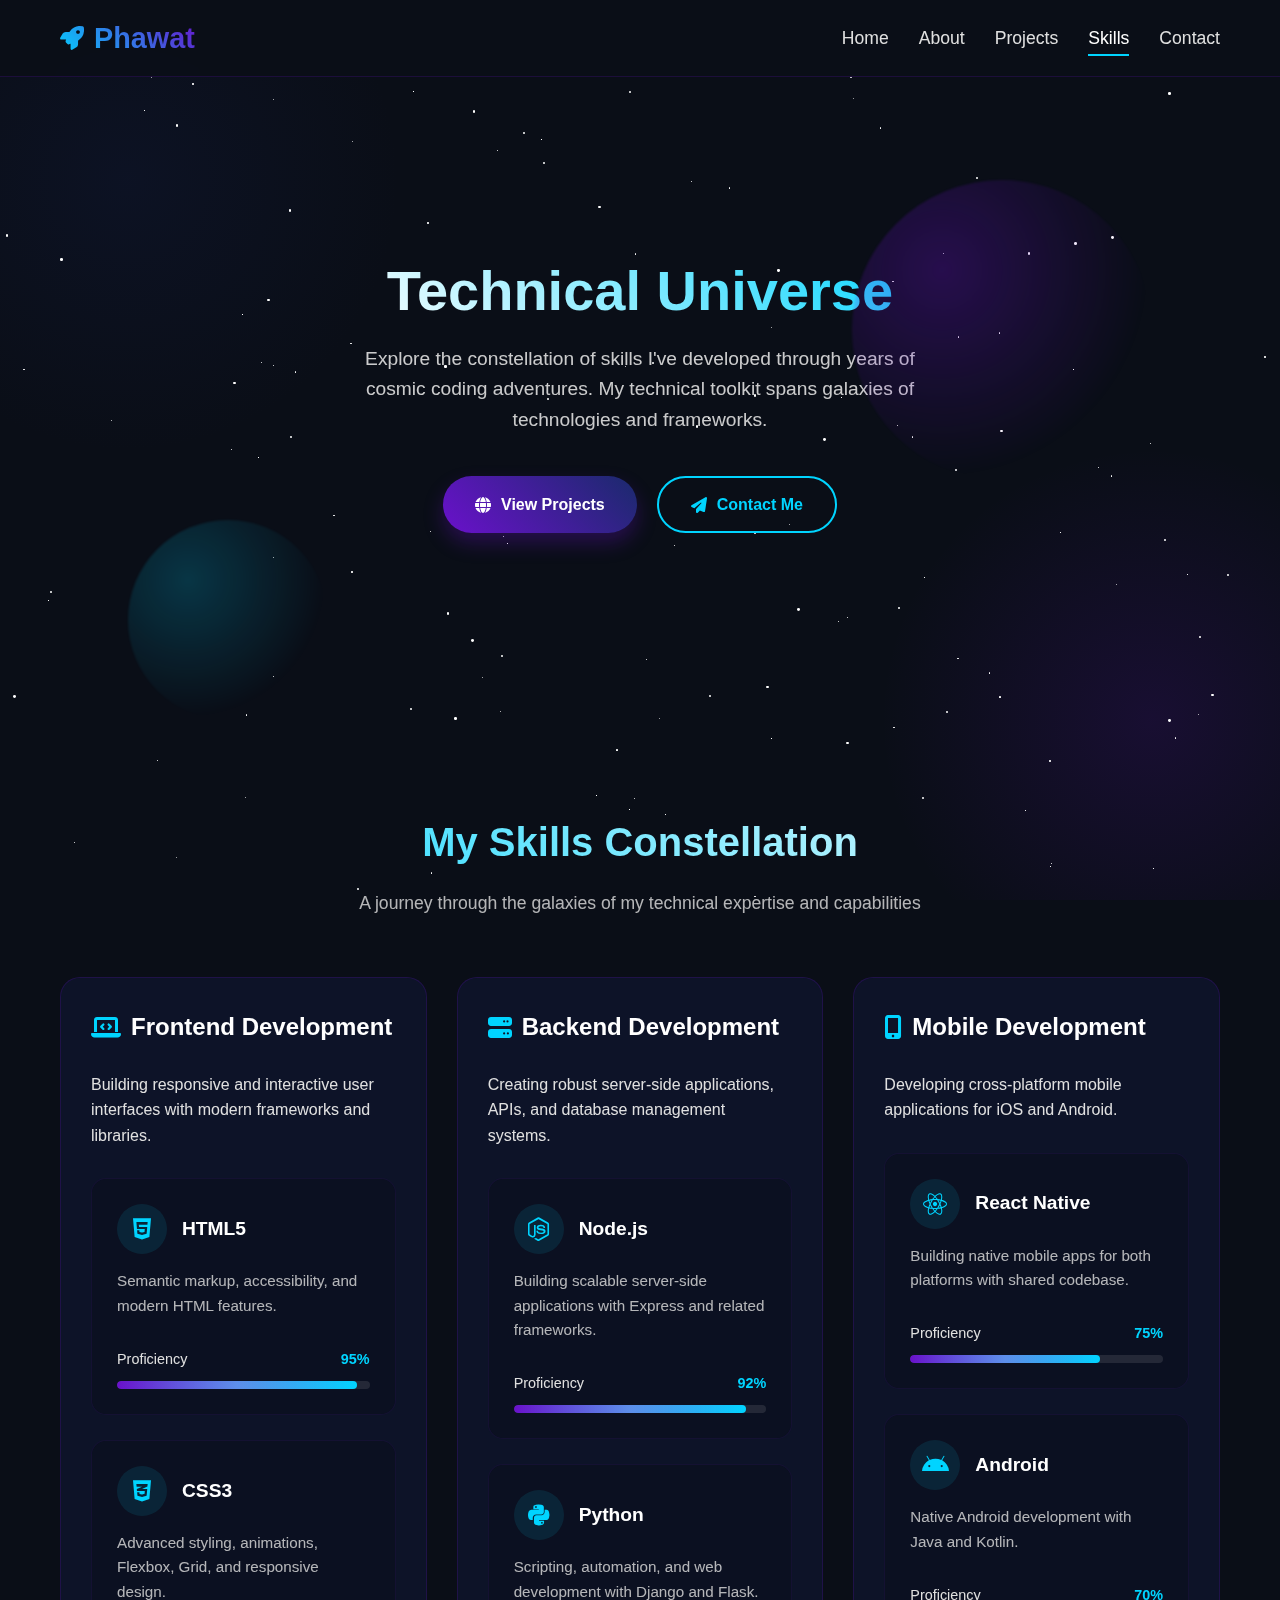
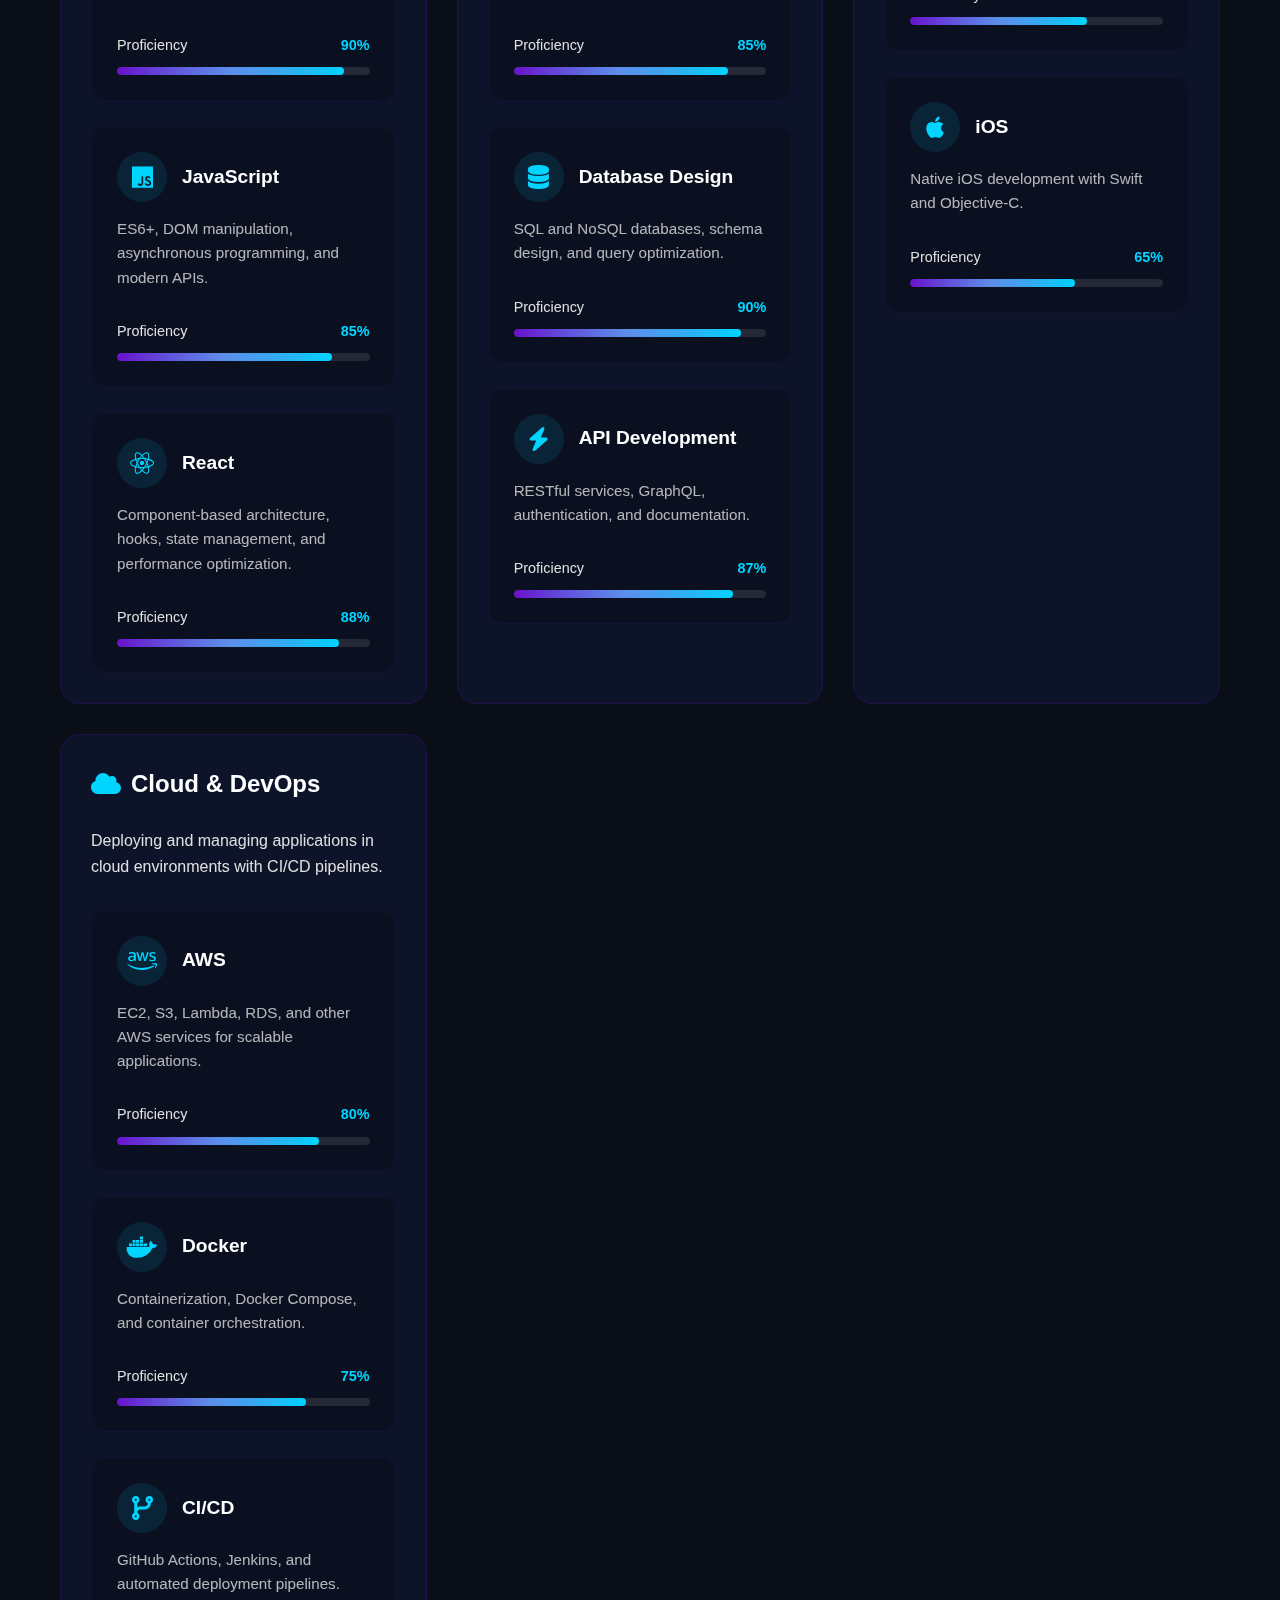
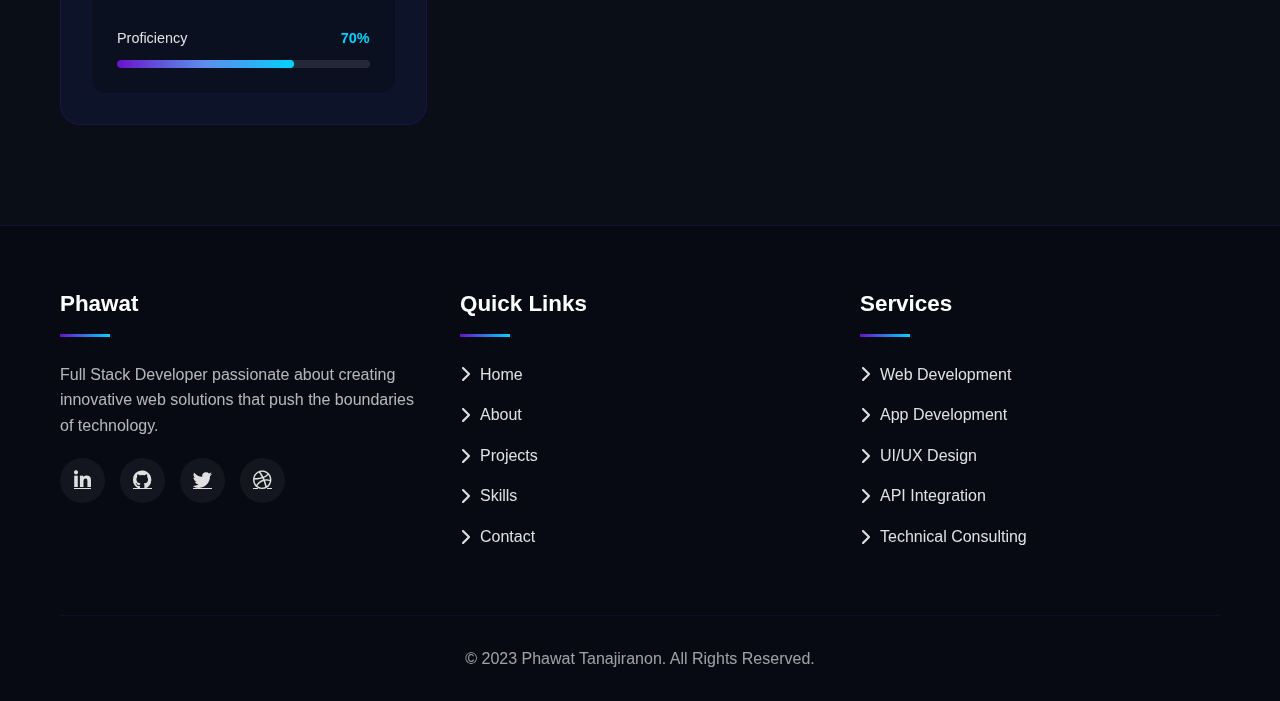
<file: skills.html>
<!DOCTYPE html>
<html lang="en">
<head>
  <meta charset="UTF-8">
  <meta name="viewport" content="width=device-width, initial-scale=1.0">
  <title>Phawat Tanajiranon | Cosmic Skills</title>
  <link rel="stylesheet" href="https://cdnjs.cloudflare.com/ajax/libs/font-awesome/6.4.0/css/all.min.css">
  <style>
    :root {
      --cosmic-dark: #0a0e17;
      --cosmic-darker: #070a12;
      --cosmic-blue: #1a2a6c;
      --cosmic-purple: #6a11cb;
      --cosmic-teal: #00d4ff;
      --cosmic-accent: #ffcc00;
      --text-light: #e0e0e0;
      --text-lighter: #ffffff;
      --transition: all 0.4s cubic-bezier(0.175, 0.885, 0.32, 1.275);
    }
    
    * {
      margin: 0;
      padding: 0;
      box-sizing: border-box;
      font-family: 'Segoe UI', Tahoma, Geneva, Verdana, sans-serif;
    }
    
    body {
      background: var(--cosmic-dark);
      color: var(--text-light);
      overflow-x: hidden;
      line-height: 1.6;
      background-image: 
        radial-gradient(circle at 10% 20%, rgba(26, 42, 108, 0.15) 0%, transparent 20%),
        radial-gradient(circle at 90% 80%, rgba(106, 17, 203, 0.15) 0%, transparent 20%);
      background-attachment: fixed;
      padding-top: 80px;
    }
    
    .stars {
      position: fixed;
      top: 0;
      left: 0;
      width: 100%;
      height: 100%;
      pointer-events: none;
      z-index: -1;
    }
    
    .star {
      position: absolute;
      background: white;
      border-radius: 50%;
      animation: twinkle var(--duration, 4s) infinite var(--delay, 0s);
    }
    
    @keyframes twinkle {
      0%, 100% { opacity: 0.2; }
      50% { opacity: 1; }
    }
    
    .container {
      max-width: 1200px;
      margin: 0 auto;
      padding: 0 20px;
    }
    
    /* Header & Navigation */
    header {
      padding: 15px 0;
      position: fixed;
      top: 0;
      left: 0;
      width: 100%;
      z-index: 1000;
      backdrop-filter: blur(10px);
      background: rgba(10, 14, 23, 0.9);
      border-bottom: 1px solid rgba(106, 17, 203, 0.2);
    }
    
    .header-content {
      display: flex;
      justify-content: space-between;
      align-items: center;
    }
    
    .logo {
      font-size: 1.8rem;
      font-weight: 700;
      background: linear-gradient(45deg, var(--cosmic-teal), var(--cosmic-purple));
      -webkit-background-clip: text;
      background-clip: text;
      color: transparent;
      display: flex;
      align-items: center;
      gap: 10px;
    }
    
    .logo i {
      font-size: 1.5rem;
    }
    
    nav ul {
      display: flex;
      list-style: none;
      gap: 30px;
    }
    
    nav a {
      color: var(--text-light);
      text-decoration: none;
      font-weight: 500;
      position: relative;
      padding: 8px 0;
      transition: var(--transition);
      font-size: 1.1rem;
    }
    
    nav a::after {
      content: '';
      position: absolute;
      bottom: 0;
      left: 0;
      width: 0;
      height: 2px;
      background: var(--cosmic-teal);
      transition: var(--transition);
    }
    
    nav a:hover, nav a.active {
      color: var(--text-lighter);
    }
    
    nav a:hover::after, nav a.active::after {
      width: 100%;
    }
    
    .mobile-toggle {
      display: none;
      background: none;
      border: none;
      color: var(--text-light);
      font-size: 1.5rem;
      cursor: pointer;
      z-index: 1001;
    }
    
    /* Hero Section */
    .hero {
      min-height: 70vh;
      display: flex;
      align-items: center;
      padding: 100px 0;
      position: relative;
      overflow: hidden;
      text-align: center;
    }
    
    .hero-content {
      max-width: 800px;
      z-index: 2;
      margin: 0 auto;
    }
    
    .hero h1 {
      font-size: 3.5rem;
      margin-bottom: 20px;
      line-height: 1.2;
      background: linear-gradient(45deg, var(--text-lighter), var(--cosmic-teal));
      -webkit-background-clip: text;
      background-clip: text;
      color: transparent;
    }
    
    .hero p {
      font-size: 1.2rem;
      margin-bottom: 40px;
      max-width: 600px;
      opacity: 0.9;
      margin-left: auto;
      margin-right: auto;
    }
    
    .hero-btns {
      display: flex;
      gap: 20px;
      flex-wrap: wrap;
      justify-content: center;
    }
    
    .btn {
      padding: 14px 32px;
      border-radius: 50px;
      font-weight: 600;
      text-decoration: none;
      transition: var(--transition);
      display: inline-flex;
      align-items: center;
      gap: 10px;
      border: none;
      cursor: pointer;
    }
    
    .btn-primary {
      background: linear-gradient(45deg, var(--cosmic-purple), var(--cosmic-blue));
      color: white;
      box-shadow: 0 10px 20px rgba(106, 17, 203, 0.3);
    }
    
    .btn-primary:hover {
      transform: translateY(-5px);
      box-shadow: 0 15px 30px rgba(106, 17, 203, 0.4);
    }
    
    .btn-outline {
      border: 2px solid var(--cosmic-teal);
      color: var(--cosmic-teal);
      background: transparent;
    }
    
    .btn-outline:hover {
      background: rgba(0, 212, 255, 0.1);
      transform: translateY(-5px);
    }
    
    /* Floating Planets */
    .planet {
      position: absolute;
      border-radius: 50%;
      filter: blur(1px);
      z-index: 1;
    }
    
    .planet-1 {
      width: 300px;
      height: 300px;
      background: radial-gradient(circle at 30% 30%, var(--cosmic-purple), transparent 70%);
      top: 20%;
      right: 10%;
      opacity: 0.3;
      animation: float 20s infinite linear;
    }
    
    .planet-2 {
      width: 200px;
      height: 200px;
      background: radial-gradient(circle at 30% 30%, var(--cosmic-teal), transparent 70%);
      bottom: 20%;
      left: 10%;
      opacity: 0.2;
      animation: float 25s infinite linear reverse;
    }
    
    @keyframes float {
      0% { transform: translate(0, 0) rotate(0deg); }
      25% { transform: translate(20px, -20px) rotate(90deg); }
      50% { transform: translate(0, -40px) rotate(180deg); }
      75% { transform: translate(-20px, -20px) rotate(270deg); }
      100% { transform: translate(0, 0) rotate(360deg); }
    }
    
    /* Sections */
    section {
      padding: 100px 0;
    }
    
    .section-header {
      text-align: center;
      margin-bottom: 60px;
    }
    
    .section-header h2 {
      font-size: 2.5rem;
      margin-bottom: 15px;
      background: linear-gradient(45deg, var(--cosmic-teal), var(--text-lighter));
      -webkit-background-clip: text;
      background-clip: text;
      color: transparent;
    }
    
    .section-header p {
      max-width: 700px;
      margin: 0 auto;
      opacity: 0.8;
      font-size: 1.1rem;
    }
    
    /* Skills Section */
    .skills-container {
      display: grid;
      grid-template-columns: repeat(auto-fit, minmax(300px, 1fr));
      gap: 30px;
    }
    
    .skill-category {
      background: rgba(26, 42, 108, 0.2);
      border-radius: 20px;
      padding: 30px;
      border: 1px solid rgba(106, 17, 203, 0.2);
      transition: var(--transition);
    }
    
    .skill-category:hover {
      transform: translateY(-10px);
      box-shadow: 0 15px 30px rgba(0, 0, 0, 0.3);
      border-color: rgba(0, 212, 255, 0.4);
    }
    
    .skill-category h3 {
      font-size: 1.5rem;
      margin-bottom: 25px;
      color: var(--text-lighter);
      display: flex;
      align-items: center;
      gap: 10px;
    }
    
    .skill-category h3 i {
      color: var(--cosmic-teal);
    }
    
    /* Skill Cards */
    .skill-grid {
      display: grid;
      grid-template-columns: repeat(auto-fill, minmax(280px, 1fr));
      gap: 25px;
      margin-top: 30px;
    }
    
    .skill-card {
      background: rgba(10, 14, 23, 0.4);
      border-radius: 15px;
      padding: 25px;
      border: 1px solid rgba(106, 17, 203, 0.1);
      transition: var(--transition);
      display: flex;
      flex-direction: column;
      gap: 15px;
    }
    
    .skill-card:hover {
      background: rgba(26, 42, 108, 0.3);
      transform: translateY(-5px);
      border-color: rgba(0, 212, 255, 0.3);
    }
    
    .skill-header {
      display: flex;
      align-items: center;
      gap: 15px;
    }
    
    .skill-icon {
      width: 50px;
      height: 50px;
      border-radius: 50%;
      background: rgba(0, 212, 255, 0.1);
      display: flex;
      align-items: center;
      justify-content: center;
      font-size: 1.5rem;
      color: var(--cosmic-teal);
    }
    
    .skill-title {
      font-size: 1.2rem;
      font-weight: 600;
      color: var(--text-lighter);
    }
    
    .skill-description {
      color: rgba(224, 224, 224, 0.8);
      font-size: 0.95rem;
      line-height: 1.6;
    }
    
    .skill-progress {
      margin-top: 15px;
    }
    
    .skill-info {
      display: flex;
      justify-content: space-between;
      margin-bottom: 10px;
    }
    
    .skill-name {
      font-weight: 500;
      font-size: 0.9rem;
    }
    
    .skill-percent {
      color: var(--cosmic-teal);
      font-weight: 600;
      font-size: 0.9rem;
    }
    
    .progress-bar {
      height: 8px;
      background: rgba(255, 255, 255, 0.1);
      border-radius: 10px;
      overflow: hidden;
      position: relative;
    }
    
    .progress-level {
      height: 100%;
      background: linear-gradient(90deg, var(--cosmic-purple), var(--cosmic-teal));
      border-radius: 10px;
      position: relative;
    }
    
    .progress-level::after {
      content: '';
      position: absolute;
      top: 0;
      left: 0;
      width: 100%;
      height: 100%;
      background: linear-gradient(90deg, transparent, rgba(255, 255, 255, 0.2), transparent);
      animation: shine 2s infinite;
    }
    
    @keyframes shine {
      0% { transform: translateX(-100%); }
      100% { transform: translateX(100%); }
    }
    
    /* Footer */
    footer {
      background: var(--cosmic-darker);
      padding: 60px 0 30px;
      border-top: 1px solid rgba(106, 17, 203, 0.2);
    }
    
    .footer-content {
      display: grid;
      grid-template-columns: repeat(auto-fit, minmax(250px, 1fr));
      gap: 40px;
      margin-bottom: 50px;
    }
    
    .footer-col h4 {
      font-size: 1.4rem;
      margin-bottom: 25px;
      color: var(--text-lighter);
      position: relative;
      padding-bottom: 15px;
    }
    
    .footer-col h4::after {
      content: '';
      position: absolute;
      bottom: 0;
      left: 0;
      width: 50px;
      height: 3px;
      background: linear-gradient(90deg, var(--cosmic-purple), var(--cosmic-teal));
    }
    
    .footer-col p {
      margin-bottom: 20px;
      opacity: 0.8;
    }
    
    .social-links {
      display: flex;
      gap: 15px;
    }
    
    .social-links a {
      width: 45px;
      height: 45px;
      border-radius: 50%;
      background: rgba(255, 255, 255, 0.05);
      display: flex;
      align-items: center;
      justify-content: center;
      font-size: 1.2rem;
      color: var(--text-light);
      transition: var(--transition);
    }
    
    .social-links a:hover {
      background: linear-gradient(45deg, var(--cosmic-purple), var(--cosmic-blue));
      color: white;
      transform: translateY(-5px);
    }
    
    .footer-links {
      list-style: none;
    }
    
    .footer-links li {
      margin-bottom: 15px;
    }
    
    .footer-links a {
      color: var(--text-light);
      text-decoration: none;
      transition: var(--transition);
      display: flex;
      align-items: center;
      gap: 10px;
    }
    
    .footer-links a:hover {
      color: var(--cosmic-teal);
      transform: translateX(5px);
    }
    
    .copyright {
      text-align: center;
      padding-top: 30px;
      border-top: 1px solid rgba(106, 17, 203, 0.2);
      opacity: 0.7;
    }
    
    /* Responsive */
    @media (max-width: 768px) {
      .mobile-toggle {
        display: block;
      }
      
      nav ul {
        position: fixed;
        top: 0;
        left: -100%;
        width: 80%;
        height: 100vh;
        background: var(--cosmic-darker);
        flex-direction: column;
        align-items: center;
        padding: 100px 20px 20px;
        gap: 25px;
        transition: var(--transition);
        box-shadow: 5px 0 15px rgba(0, 0, 0, 0.5);
      }
      
      nav ul.active {
        left: 0;
      }
      
      .hero h1 {
        font-size: 2.8rem;
      }
      
      .hero-btns {
        flex-direction: column;
      }
      
      .planet-1,
      .planet-2 {
        display: none;
      }
    }
    
    @media (max-width: 576px) {
      .hero h1 {
        font-size: 2.3rem;
      }
      
      .section-header h2 {
        font-size: 2rem;
      }
    }
  </style>
</head>
<body>
  <!-- Background Elements -->
  <div class="stars" id="stars"></div>
  <div class="planet planet-1"></div>
  <div class="planet planet-2"></div>
  
  <!-- Header -->
  <header>
    <div class="container">
      <div class="header-content">
        <div class="logo">
          <i class="fas fa-rocket"></i>
          <span>Phawat</span>
        </div>
        
        <button class="mobile-toggle" id="mobileToggle">
          <i class="fas fa-bars"></i>
        </button>
        
        <nav>
          <ul id="navMenu">
            <li><a href="index.html">Home</a></li>
            <li><a href="index.html#about">About</a></li>
            <li><a href="index.html#projects">Projects</a></li>
            <li><a href="#" class="active">Skills</a></li>
            <li><a href="contact.html">Contact</a></li>
          </ul>
        </nav>
      </div>
    </div>
  </header>
  
  <!-- Hero Section -->
  <section class="hero" id="home">
    <div class="container">
      <div class="hero-content">
        <h1>Technical Universe</h1>
        <p>Explore the constellation of skills I've developed through years of cosmic coding adventures. My technical toolkit spans galaxies of technologies and frameworks.</p>
        <div class="hero-btns">
          <a href="index.html#projects" class="btn btn-primary">
            <i class="fas fa-globe"></i> View Projects
          </a>
          <a href="index.html#contact" class="btn btn-outline">
            <i class="fas fa-paper-plane"></i> Contact Me
          </a>
        </div>
      </div>
    </div>
  </section>
  
  <!-- Skills Section -->
  <section id="skills">
    <div class="container">
      <div class="section-header">
        <h2>My Skills Constellation</h2>
        <p>A journey through the galaxies of my technical expertise and capabilities</p>
      </div>
      
      <div class="skills-container">
        <div class="skill-category">
          <h3><i class="fas fa-laptop-code"></i> Frontend Development</h3>
          <p>Building responsive and interactive user interfaces with modern frameworks and libraries.</p>
          
          <div class="skill-grid">
            <div class="skill-card">
              <div class="skill-header">
                <div class="skill-icon">
                  <i class="fab fa-html5"></i>
                </div>
                <div class="skill-title">HTML5</div>
              </div>
              <div class="skill-description">Semantic markup, accessibility, and modern HTML features.</div>
              <div class="skill-progress">
                <div class="skill-info">
                  <div class="skill-name">Proficiency</div>
                  <div class="skill-percent">95%</div>
                </div>
                <div class="progress-bar">
                  <div class="progress-level" style="width: 95%"></div>
                </div>
              </div>
            </div>
            
            <div class="skill-card">
              <div class="skill-header">
                <div class="skill-icon">
                  <i class="fab fa-css3-alt"></i>
                </div>
                <div class="skill-title">CSS3</div>
              </div>
              <div class="skill-description">Advanced styling, animations, Flexbox, Grid, and responsive design.</div>
              <div class="skill-progress">
                <div class="skill-info">
                  <div class="skill-name">Proficiency</div>
                  <div class="skill-percent">90%</div>
                </div>
                <div class="progress-bar">
                  <div class="progress-level" style="width: 90%"></div>
                </div>
              </div>
            </div>
            
            <div class="skill-card">
              <div class="skill-header">
                <div class="skill-icon">
                  <i class="fab fa-js"></i>
                </div>
                <div class="skill-title">JavaScript</div>
              </div>
              <div class="skill-description">ES6+, DOM manipulation, asynchronous programming, and modern APIs.</div>
              <div class="skill-progress">
                <div class="skill-info">
                  <div class="skill-name">Proficiency</div>
                  <div class="skill-percent">85%</div>
                </div>
                <div class="progress-bar">
                  <div class="progress-level" style="width: 85%"></div>
                </div>
              </div>
            </div>
            
            <div class="skill-card">
              <div class="skill-header">
                <div class="skill-icon">
                  <i class="fab fa-react"></i>
                </div>
                <div class="skill-title">React</div>
              </div>
              <div class="skill-description">Component-based architecture, hooks, state management, and performance optimization.</div>
              <div class="skill-progress">
                <div class="skill-info">
                  <div class="skill-name">Proficiency</div>
                  <div class="skill-percent">88%</div>
                </div>
                <div class="progress-bar">
                  <div class="progress-level" style="width: 88%"></div>
                </div>
              </div>
            </div>
          </div>
        </div>
        
        <div class="skill-category">
          <h3><i class="fas fa-server"></i> Backend Development</h3>
          <p>Creating robust server-side applications, APIs, and database management systems.</p>
          
          <div class="skill-grid">
            <div class="skill-card">
              <div class="skill-header">
                <div class="skill-icon">
                  <i class="fab fa-node-js"></i>
                </div>
                <div class="skill-title">Node.js</div>
              </div>
              <div class="skill-description">Building scalable server-side applications with Express and related frameworks.</div>
              <div class="skill-progress">
                <div class="skill-info">
                  <div class="skill-name">Proficiency</div>
                  <div class="skill-percent">92%</div>
                </div>
                <div class="progress-bar">
                  <div class="progress-level" style="width: 92%"></div>
                </div>
              </div>
            </div>
            
            <div class="skill-card">
              <div class="skill-header">
                <div class="skill-icon">
                  <i class="fab fa-python"></i>
                </div>
                <div class="skill-title">Python</div>
              </div>
              <div class="skill-description">Scripting, automation, and web development with Django and Flask.</div>
              <div class="skill-progress">
                <div class="skill-info">
                  <div class="skill-name">Proficiency</div>
                  <div class="skill-percent">85%</div>
                </div>
                <div class="progress-bar">
                  <div class="progress-level" style="width: 85%"></div>
                </div>
              </div>
            </div>
            
            <div class="skill-card">
              <div class="skill-header">
                <div class="skill-icon">
                  <i class="fas fa-database"></i>
                </div>
                <div class="skill-title">Database Design</div>
              </div>
              <div class="skill-description">SQL and NoSQL databases, schema design, and query optimization.</div>
              <div class="skill-progress">
                <div class="skill-info">
                  <div class="skill-name">Proficiency</div>
                  <div class="skill-percent">90%</div>
                </div>
                <div class="progress-bar">
                  <div class="progress-level" style="width: 90%"></div>
                </div>
              </div>
            </div>
            
            <div class="skill-card">
              <div class="skill-header">
                <div class="skill-icon">
                  <i class="fas fa-bolt"></i>
                </div>
                <div class="skill-title">API Development</div>
              </div>
              <div class="skill-description">RESTful services, GraphQL, authentication, and documentation.</div>
              <div class="skill-progress">
                <div class="skill-info">
                  <div class="skill-name">Proficiency</div>
                  <div class="skill-percent">87%</div>
                </div>
                <div class="progress-bar">
                  <div class="progress-level" style="width: 87%"></div>
                </div>
              </div>
            </div>
          </div>
        </div>
        
        <div class="skill-category">
          <h3><i class="fas fa-mobile-alt"></i> Mobile Development</h3>
          <p>Developing cross-platform mobile applications for iOS and Android.</p>
          
          <div class="skill-grid">
            <div class="skill-card">
              <div class="skill-header">
                <div class="skill-icon">
                  <i class="fab fa-react"></i>
                </div>
                <div class="skill-title">React Native</div>
              </div>
              <div class="skill-description">Building native mobile apps for both platforms with shared codebase.</div>
              <div class="skill-progress">
                <div class="skill-info">
                  <div class="skill-name">Proficiency</div>
                  <div class="skill-percent">75%</div>
                </div>
                <div class="progress-bar">
                  <div class="progress-level" style="width: 75%"></div>
                </div>
              </div>
            </div>
            
            <div class="skill-card">
              <div class="skill-header">
                <div class="skill-icon">
                  <i class="fab fa-android"></i>
                </div>
                <div class="skill-title">Android</div>
              </div>
              <div class="skill-description">Native Android development with Java and Kotlin.</div>
              <div class="skill-progress">
                <div class="skill-info">
                  <div class="skill-name">Proficiency</div>
                  <div class="skill-percent">70%</div>
                </div>
                <div class="progress-bar">
                  <div class="progress-level" style="width: 70%"></div>
                </div>
              </div>
            </div>
            
            <div class="skill-card">
              <div class="skill-header">
                <div class="skill-icon">
                  <i class="fab fa-apple"></i>
                </div>
                <div class="skill-title">iOS</div>
              </div>
              <div class="skill-description">Native iOS development with Swift and Objective-C.</div>
              <div class="skill-progress">
                <div class="skill-info">
                  <div class="skill-name">Proficiency</div>
                  <div class="skill-percent">65%</div>
                </div>
                <div class="progress-bar">
                  <div class="progress-level" style="width: 65%"></div>
                </div>
              </div>
            </div>
          </div>
        </div>
        
        <div class="skill-category">
          <h3><i class="fas fa-cloud"></i> Cloud & DevOps</h3>
          <p>Deploying and managing applications in cloud environments with CI/CD pipelines.</p>
          
          <div class="skill-grid">
            <div class="skill-card">
              <div class="skill-header">
                <div class="skill-icon">
                  <i class="fab fa-aws"></i>
                </div>
                <div class="skill-title">AWS</div>
              </div>
              <div class="skill-description">EC2, S3, Lambda, RDS, and other AWS services for scalable applications.</div>
              <div class="skill-progress">
                <div class="skill-info">
                  <div class="skill-name">Proficiency</div>
                  <div class="skill-percent">80%</div>
                </div>
                <div class="progress-bar">
                  <div class="progress-level" style="width: 80%"></div>
                </div>
              </div>
            </div>
            
            <div class="skill-card">
              <div class="skill-header">
                <div class="skill-icon">
                  <i class="fab fa-docker"></i>
                </div>
                <div class="skill-title">Docker</div>
              </div>
              <div class="skill-description">Containerization, Docker Compose, and container orchestration.</div>
              <div class="skill-progress">
                <div class="skill-info">
                  <div class="skill-name">Proficiency</div>
                  <div class="skill-percent">75%</div>
                </div>
                <div class="progress-bar">
                  <div class="progress-level" style="width: 75%"></div>
                </div>
              </div>
            </div>
            
            <div class="skill-card">
              <div class="skill-header">
                <div class="skill-icon">
                  <i class="fas fa-code-branch"></i>
                </div>
                <div class="skill-title">CI/CD</div>
              </div>
              <div class="skill-description">GitHub Actions, Jenkins, and automated deployment pipelines.</div>
              <div class="skill-progress">
                <div class="skill-info">
                  <div class="skill-name">Proficiency</div>
                  <div class="skill-percent">70%</div>
                </div>
                <div class="progress-bar">
                  <div class="progress-level" style="width: 70%"></div>
                </div>
              </div>
            </div>
          </div>
        </div>
      </div>
    </div>
  </section>
  
  <!-- Footer -->
  <footer>
    <div class="container">
      <div class="footer-content">
        <div class="footer-col">
          <h4>Phawat</h4>
          <p>Full Stack Developer passionate about creating innovative web solutions that push the boundaries of technology.</p>
          <div class="social-links">
            <a href="#"><i class="fab fa-linkedin-in"></i></a>
            <a href="#"><i class="fab fa-github"></i></a>
            <a href="#"><i class="fab fa-twitter"></i></a>
            <a href="#"><i class="fab fa-dribbble"></i></a>
          </div>
        </div>
        
        <div class="footer-col">
          <h4>Quick Links</h4>
          <ul class="footer-links">
            <li><a href="index.html"><i class="fas fa-chevron-right"></i> Home</a></li>
            <li><a href="index.html#about"><i class="fas fa-chevron-right"></i> About</a></li>
            <li><a href="index.html#projects"><i class="fas fa-chevron-right"></i> Projects</a></li>
            <li><a href="#"><i class="fas fa-chevron-right"></i> Skills</a></li>
            <li><a href="index.html#contact"><i class="fas fa-chevron-right"></i> Contact</a></li>
          </ul>
        </div>
        
        <div class="footer-col">
          <h4>Services</h4>
          <ul class="footer-links">
            <li><a href="#"><i class="fas fa-chevron-right"></i> Web Development</a></li>
            <li><a href="#"><i class="fas fa-chevron-right"></i> App Development</a></li>
            <li><a href="#"><i class="fas fa-chevron-right"></i> UI/UX Design</a></li>
            <li><a href="#"><i class="fas fa-chevron-right"></i> API Integration</a></li>
            <li><a href="#"><i class="fas fa-chevron-right"></i> Technical Consulting</a></li>
          </ul>
        </div>
      </div>
      
      <div class="copyright">
        <p>&copy; 2023 Phawat Tanajiranon. All Rights Reserved.</p>
      </div>
    </div>
  </footer>
  
  <script>
    // Create stars
    const starsContainer = document.getElementById('stars');
    const starCount = 150;
    
    for (let i = 0; i < starCount; i++) {
      const star = document.createElement('div');
      star.classList.add('star');
      
      // Random position
      star.style.left = `${Math.random() * 100}%`;
      star.style.top = `${Math.random() * 100}%`;
      
      // Random size
      const size = Math.random() * 3;
      star.style.width = `${size}px`;
      star.style.height = `${size}px`;
      
      // Random animation
      star.style.setProperty('--duration', `${Math.random() * 5 + 3}s`);
      star.style.setProperty('--delay', `${Math.random() * 5}s`);
      
      starsContainer.appendChild(star);
    }
    
    // Mobile menu toggle
    const mobileToggle = document.getElementById('mobileToggle');
    const navMenu = document.getElementById('navMenu');
    
    mobileToggle.addEventListener('click', () => {
      navMenu.classList.toggle('active');
      mobileToggle.innerHTML = navMenu.classList.contains('active') ? 
        '<i class="fas fa-times"></i>' : '<i class="fas fa-bars"></i>';
    });
    
    // Smooth scrolling
    document.querySelectorAll('a[href^="#"]').forEach(anchor => {
      anchor.addEventListener('click', function(e) {
        e.preventDefault();
        
        const target = document.querySelector(this.getAttribute('href'));
        if (target) {
          window.scrollTo({
            top: target.offsetTop - 80,
            behavior: 'smooth'
          });
          
          // Close mobile menu if open
          if (navMenu.classList.contains('active')) {
            navMenu.classList.remove('active');
            mobileToggle.innerHTML = '<i class="fas fa-bars"></i>';
          }
        }
      });
    });
    
    // Active nav link based on scroll position
    window.addEventListener('scroll', () => {
      const sections = document.querySelectorAll('section');
      const navLinks = document.querySelectorAll('nav a');
      
      let current = '';
      
      sections.forEach(section => {
        const sectionTop = section.offsetTop;
        const sectionHeight = section.clientHeight;
        
        if (pageYOffset >= (sectionTop - sectionHeight / 3)) {
          current = section.getAttribute('id');
        }
      });
      
      navLinks.forEach(link => {
        link.classList.remove('active');
        if (link.getAttribute('href').substring(1) === current) {
          link.classList.add('active');
        }
      });
    });
  </script>
</body>
</html>
</file>
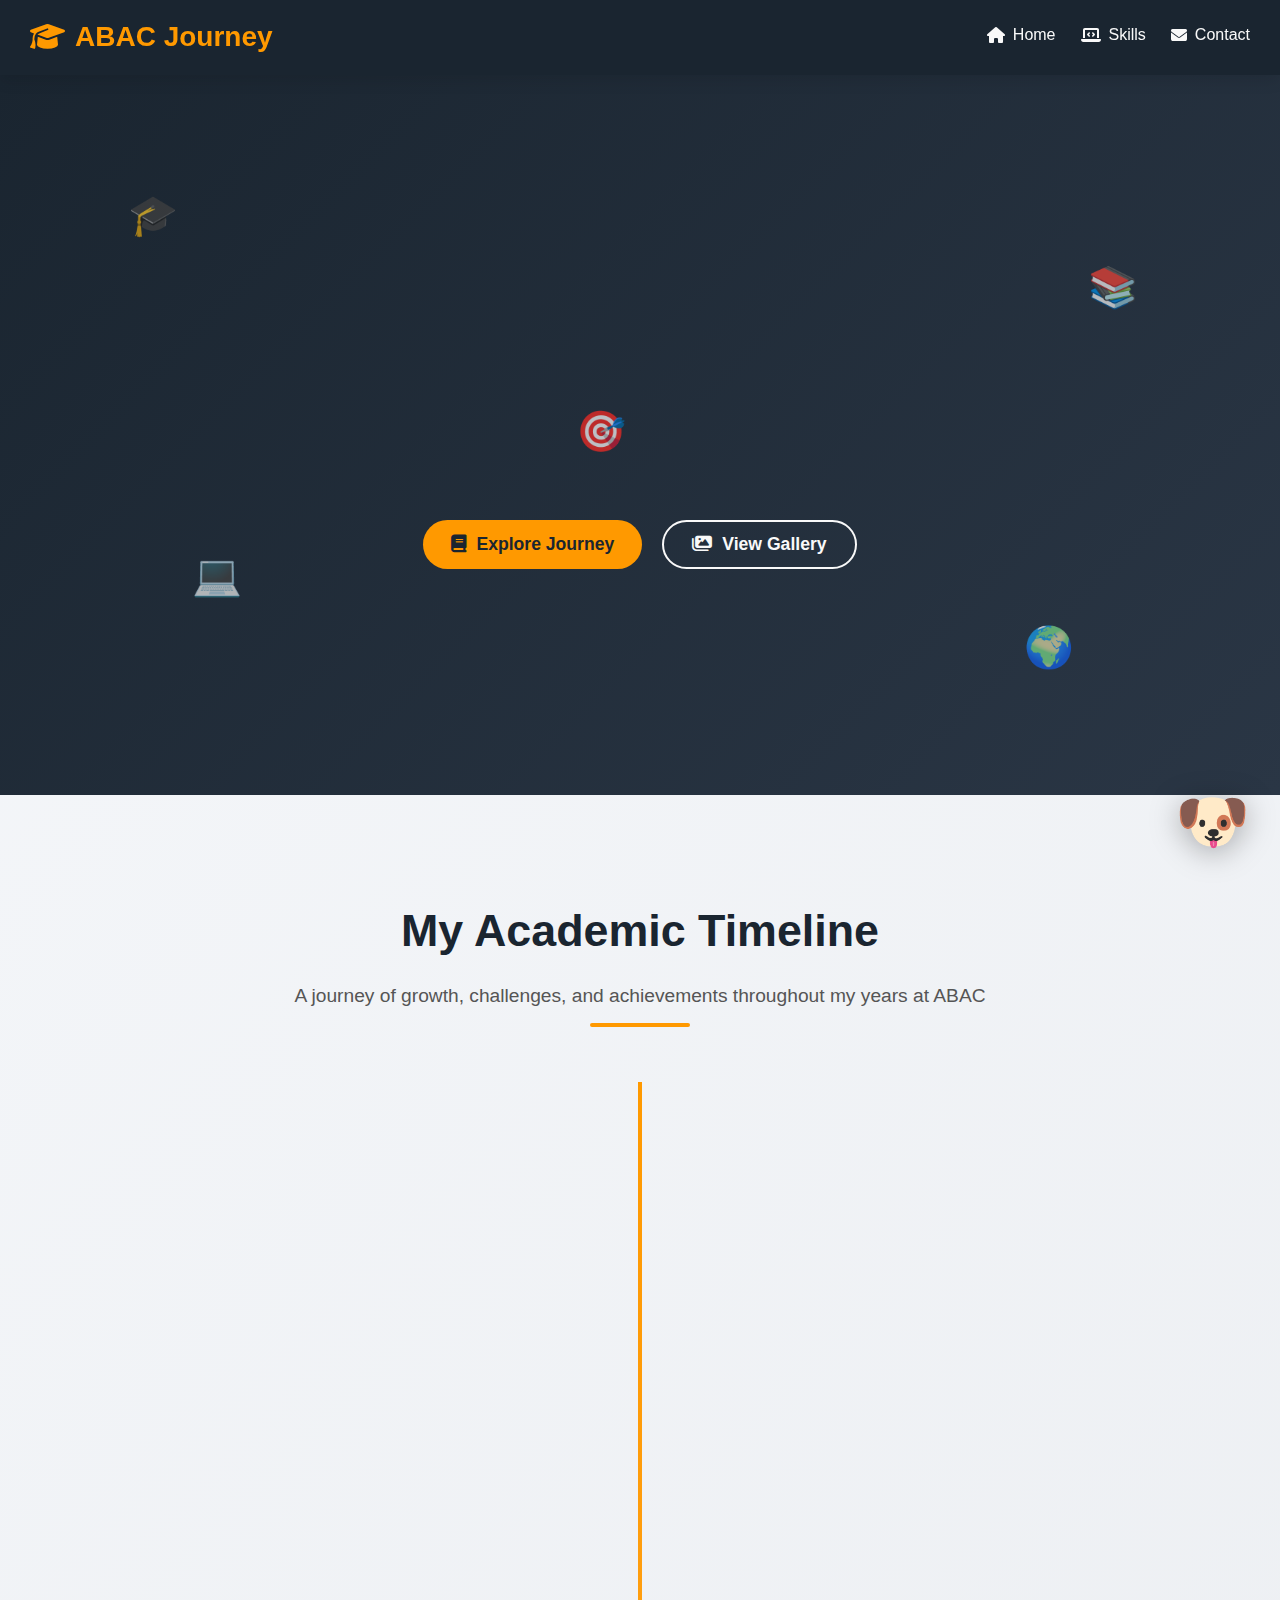
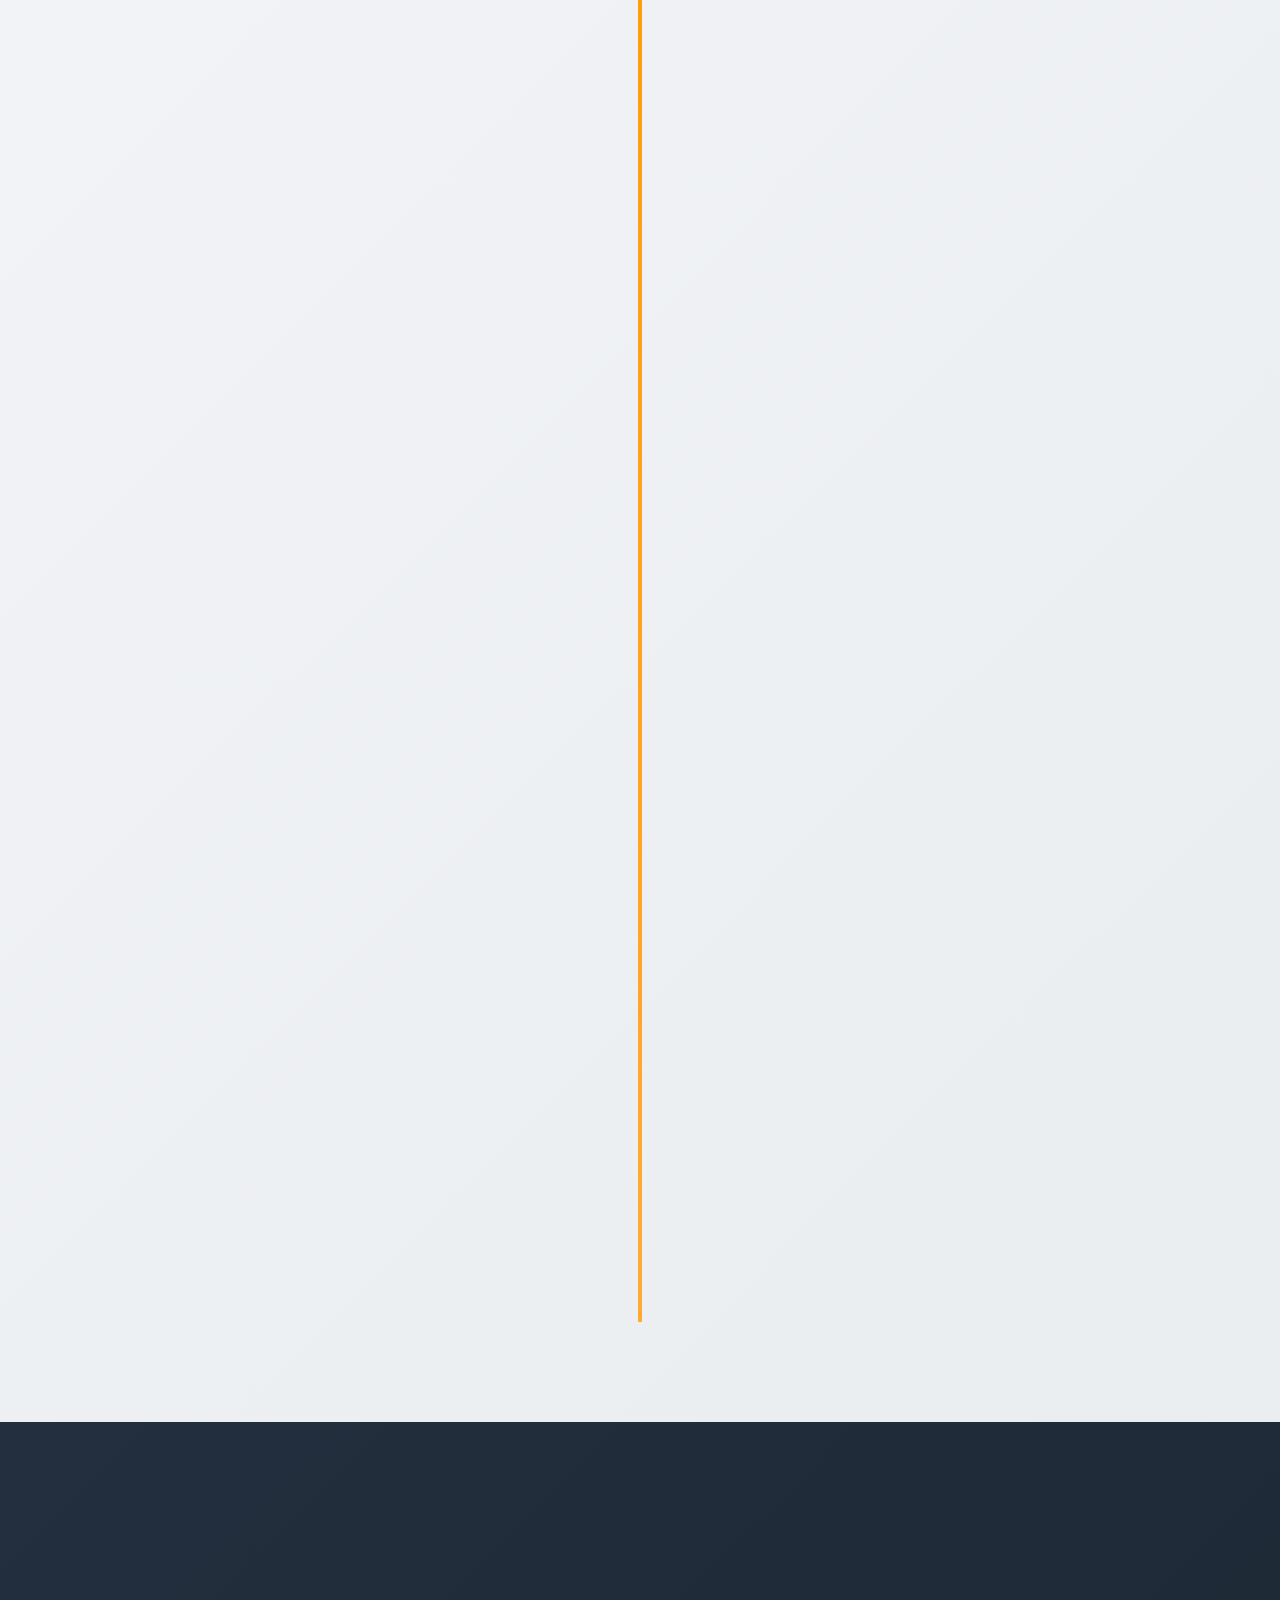
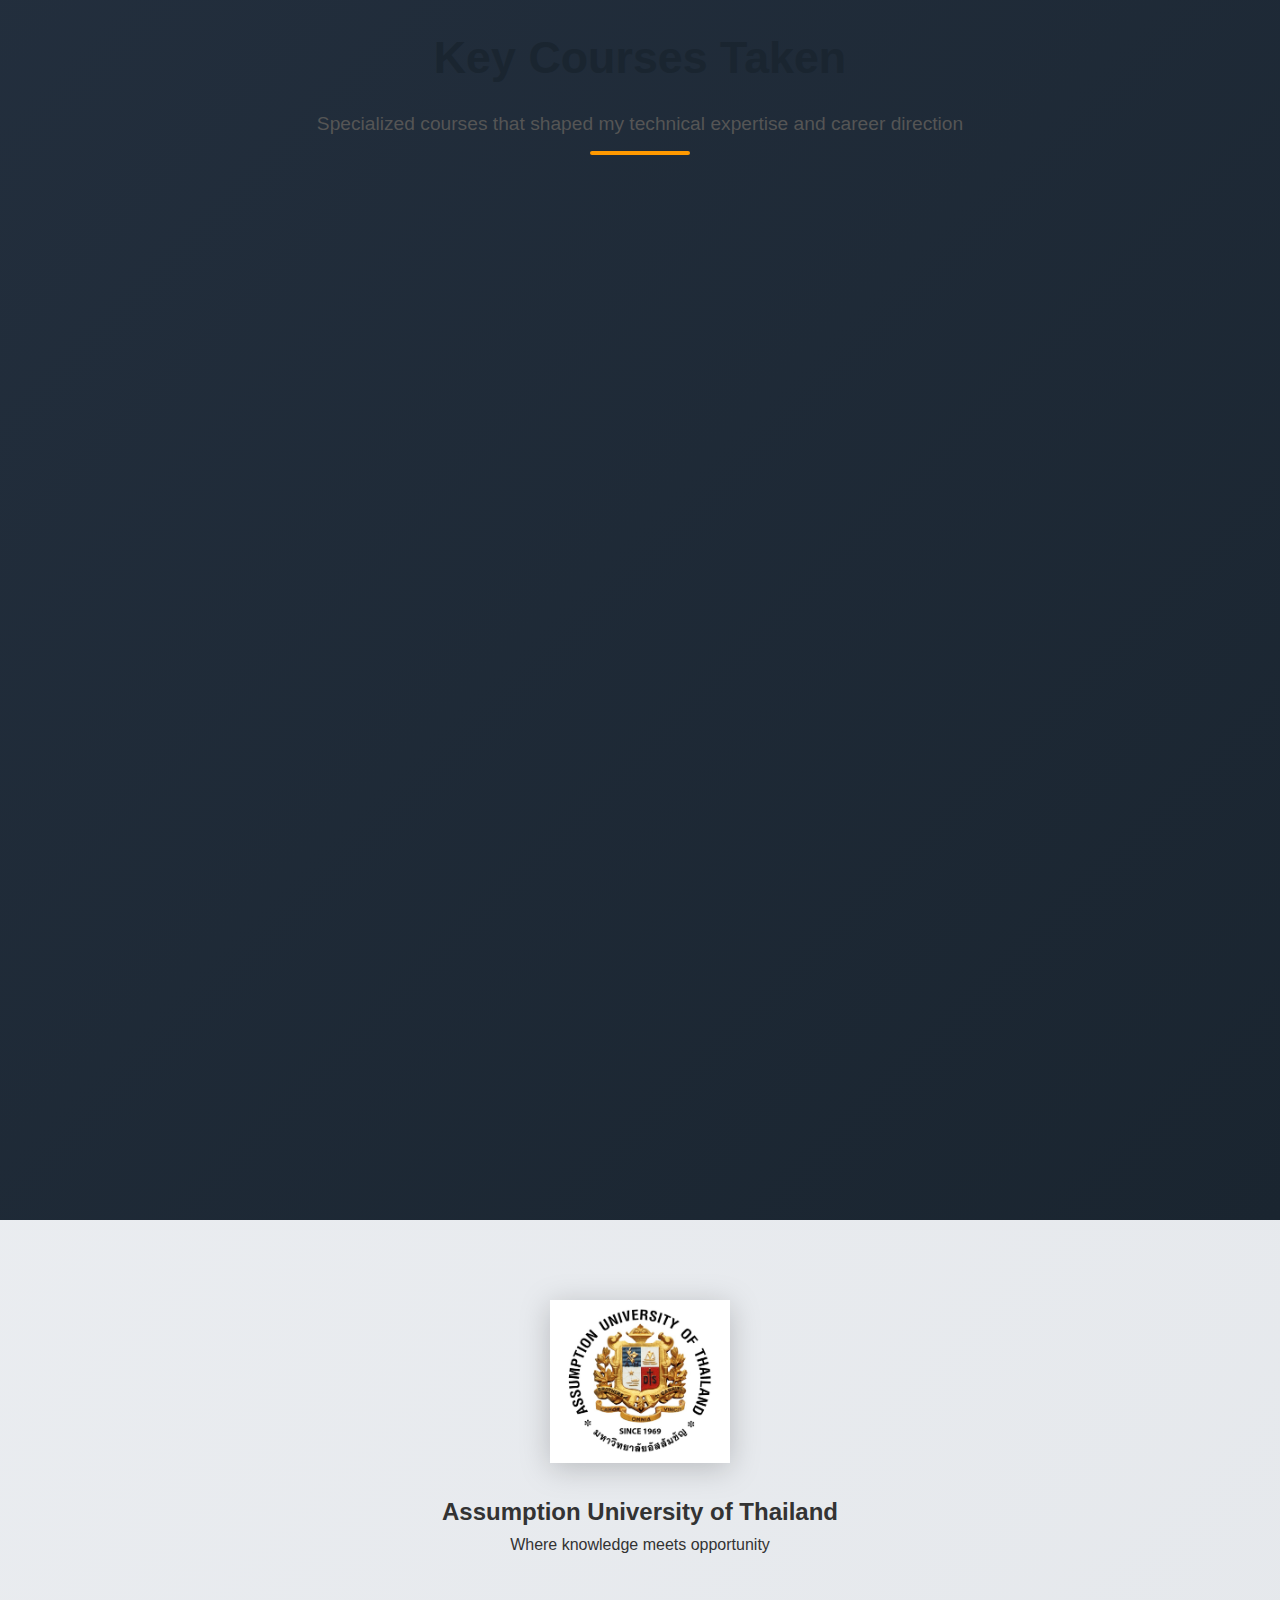
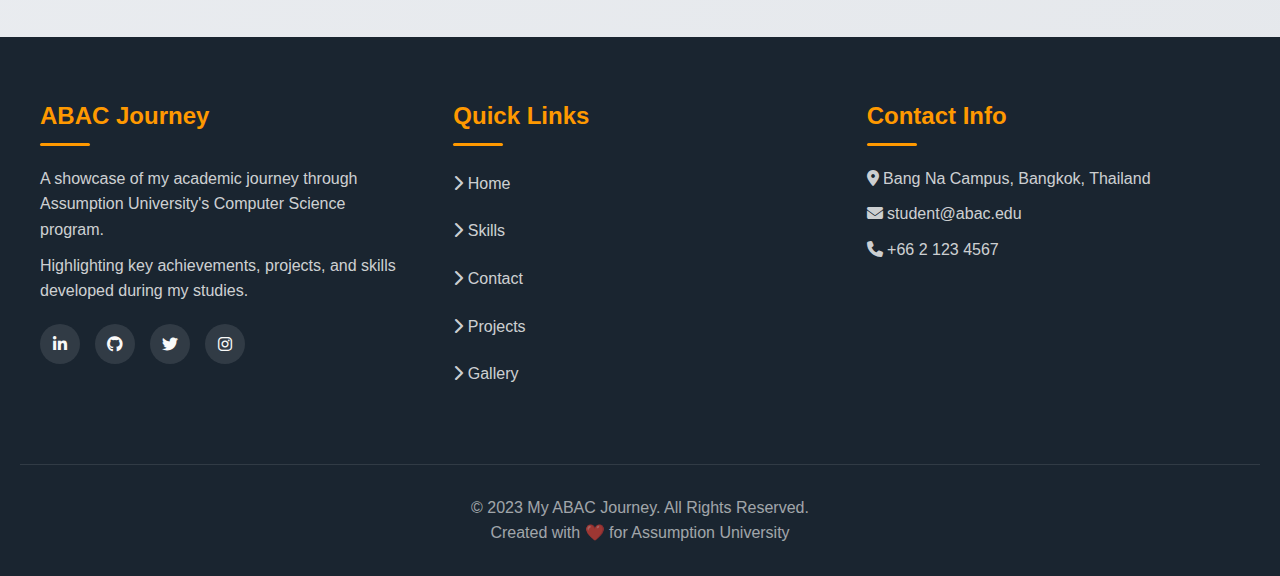
<file: univer.html>
<!DOCTYPE html>
<html lang="en">
<head>
    <meta charset="UTF-8">
    <meta name="viewport" content="width=device-width, initial-scale=1.0">
    <title>My ABAC Journey</title>
    <link rel="stylesheet" href="https://cdnjs.cloudflare.com/ajax/libs/font-awesome/6.4.0/css/all.min.css">
    <style>
        * {
            margin: 0;
            padding: 0;
            box-sizing: border-box;
            font-family: 'Segoe UI', Tahoma, Geneva, Verdana, sans-serif;
        }

        :root {
            --primary: #1a2530;
            --secondary: #232f3e;
            --accent: #ff9900;
            --accent-light: #ffaa33;
            --light: #f9f9f9;
            --dark: #121212;
            --text: #333;
            --text-light: #f0f0f0;
            --card-bg: #ffffff;
            --shadow: 0 5px 15px rgba(0,0,0,0.1);
            --transition: all 0.4s cubic-bezier(0.175, 0.885, 0.32, 1.275);
        }

        body {
            background: linear-gradient(135deg, #f5f7fa, #e4e7eb);
            color: var(--text);
            line-height: 1.6;
            overflow-x: hidden;
        }

        .header {
            background: var(--primary);
            padding: 15px 30px;
            display: flex;
            align-items: center;
            justify-content: space-between;
            position: sticky;
            top: 0;
            z-index: 1000;
            box-shadow: var(--shadow);
            animation: slideDown 0.8s ease-out;
        }

        @keyframes slideDown {
            from { transform: translateY(-100%); opacity: 0; }
            to { transform: translateY(0); opacity: 1; }
        }

        .logo {
            font-size: 28px;
            font-weight: bold;
            color: var(--accent);
            display: flex;
            align-items: center;
            animation: glow 2s infinite alternate;
        }

        .logo i {
            margin-right: 10px;
        }

        @keyframes glow {
            0% { text-shadow: 0 0 5px var(--accent); }
            100% { text-shadow: 0 0 20px var(--accent), 0 0 30px var(--accent); }
        }

        .nav-bar {
            display: flex;
            gap: 25px;
        }

        .nav-link {
            color: var(--light);
            text-decoration: none;
            font-weight: 500;
            position: relative;
            padding-bottom: 5px;
            transition: var(--transition);
            display: flex;
            align-items: center;
            gap: 8px;
        }

        .nav-link:hover {
            color: var(--accent);
        }

        .nav-link::after {
            content: '';
            position: absolute;
            width: 100%;
            height: 3px;
            background: var(--accent);
            bottom: 0;
            left: 0;
            transform: scaleX(0);
            transform-origin: right;
            transition: transform 0.3s ease;
        }

        .nav-link:hover::after {
            transform: scaleX(1);
            transform-origin: left;
        }

        .abac-hero {
            height: 80vh;
            min-height: 500px;
            background: linear-gradient(135deg, #1a2530, #2a3645);
            display: flex;
            align-items: center;
            justify-content: center;
            color: white;
            text-align: center;
            position: relative;
            overflow: hidden;
            padding: 20px;
        }

        .hero-content {
            max-width: 800px;
            z-index: 2;
        }

        .abac-hero h1 {
            font-size: 3.8rem;
            margin-bottom: 20px;
            transform: translateY(30px);
            opacity: 0;
            animation: slideUp 0.8s ease forwards;
        }

        .abac-hero p {
            font-size: 1.4rem;
            margin-bottom: 30px;
            opacity: 0;
            animation: fadeIn 1s ease forwards 0.5s;
        }

        .hero-btns {
            display: flex;
            justify-content: center;
            gap: 20px;
            margin-top: 30px;
        }

        .hero-btn {
            padding: 12px 28px;
            border-radius: 50px;
            font-weight: 600;
            font-size: 1.1rem;
            cursor: pointer;
            transition: var(--transition);
            display: inline-flex;
            align-items: center;
            gap: 10px;
        }

        .primary-btn {
            background: var(--accent);
            color: var(--primary);
            border: none;
        }

        .primary-btn:hover {
            background: var(--accent-light);
            transform: translateY(-3px);
            box-shadow: 0 10px 25px rgba(255, 153, 0, 0.4);
        }

        .secondary-btn {
            background: transparent;
            color: var(--light);
            border: 2px solid var(--light);
        }

        .secondary-btn:hover {
            background: rgba(255,255,255,0.1);
            transform: translateY(-3px);
        }

        .floating-elements {
            position: absolute;
            width: 100%;
            height: 100%;
            top: 0;
            left: 0;
            pointer-events: none;
        }

        .floating-element {
            position: absolute;
            font-size: 2.5rem;
            opacity: 0.7;
            animation: float 8s infinite ease-in-out;
        }

        @keyframes float {
            0%, 100% { transform: translate(0, 0) rotate(0deg); }
            25% { transform: translate(20px, -30px) rotate(10deg); }
            50% { transform: translate(-20px, -60px) rotate(-10deg); }
            75% { transform: translate(30px, -30px) rotate(5deg); }
        }

        @keyframes slideUp {
            from { opacity: 0; transform: translateY(30px); }
            to { opacity: 1; transform: translateY(0); }
        }

        @keyframes fadeIn {
            from { opacity: 0; }
            to { opacity: 1; }
        }

        .timeline-container {
            max-width: 1200px;
            margin: 100px auto;
            padding: 0 20px;
            position: relative;
        }

        .section-title {
            text-align: center;
            margin-bottom: 70px;
            position: relative;
        }

        .section-title h2 {
            font-size: 2.8rem;
            color: var(--primary);
            margin-bottom: 15px;
        }

        .section-title p {
            font-size: 1.2rem;
            max-width: 700px;
            margin: 0 auto;
            color: #555;
        }

        .section-title::after {
            content: '';
            position: absolute;
            width: 100px;
            height: 4px;
            background: var(--accent);
            bottom: -15px;
            left: 50%;
            transform: translateX(-50%);
            border-radius: 2px;
        }

        .timeline {
            position: relative;
        }

        .timeline-line {
            position: absolute;
            left: 50%;
            width: 4px;
            height: 100%;
            background: linear-gradient(to bottom, var(--accent), var(--accent-light));
            transform: translateX(-50%);
            animation: drawLine 2s ease-out forwards;
        }

        @keyframes drawLine {
            0% { height: 0; }
            100% { height: 100%; }
        }

        .timeline-items {
            display: flex;
            flex-direction: column;
            gap: 80px;
        }

        .timeline-item {
            width: calc(50% - 40px);
            background: var(--card-bg);
            padding: 30px;
            border-radius: 15px;
            box-shadow: var(--shadow);
            position: relative;
            opacity: 0;
            transform: translateY(30px);
            transition: var(--transition);
            z-index: 1;
        }

        .timeline-item:nth-child(odd) {
            align-self: flex-start;
        }

        .timeline-item:nth-child(even) {
            align-self: flex-end;
        }

        .timeline-item::before {
            content: '';
            position: absolute;
            width: 25px;
            height: 25px;
            background: var(--accent);
            border-radius: 50%;
            top: 30px;
            box-shadow: 0 0 0 8px rgba(255, 153, 0, 0.2);
        }

        .timeline-item:nth-child(odd)::before {
            right: -40px;
        }

        .timeline-item:nth-child(even)::before {
            left: -40px;
        }

        .timeline-item h3 {
            font-size: 1.8rem;
            margin-bottom: 15px;
            color: var(--primary);
            display: flex;
            align-items: center;
            gap: 10px;
        }

        .timeline-item p {
            margin-bottom: 15px;
            color: #555;
        }

        .timeline-date {
            display: inline-block;
            background: var(--accent-light);
            color: var(--primary);
            padding: 5px 15px;
            border-radius: 20px;
            font-weight: 600;
            margin-bottom: 15px;
        }

        .timeline-item.active {
            opacity: 1;
            transform: translateY(0);
        }

        .courses-section {
            background: linear-gradient(135deg, #232f3e, #1a2530);
            color: var(--light);
            padding: 100px 20px;
            margin-top: 100px;
        }

        .course-grid {
            display: grid;
            grid-template-columns: repeat(auto-fit, minmax(300px, 1fr));
            gap: 30px;
            max-width: 1200px;
            margin: 60px auto 0;
        }

        .course-card {
            background: rgba(255, 255, 255, 0.05);
            border-radius: 15px;
            padding: 30px;
            text-align: center;
            transform: translateY(30px);
            opacity: 0;
            transition: var(--transition);
            backdrop-filter: blur(10px);
            border: 1px solid rgba(255, 255, 255, 0.1);
            position: relative;
            overflow: hidden;
        }

        .course-card::before {
            content: '';
            position: absolute;
            width: 100px;
            height: 100px;
            background: var(--accent);
            border-radius: 50%;
            top: -50px;
            right: -50px;
            opacity: 0.1;
        }

        .course-card.active {
            opacity: 1;
            transform: translateY(0);
        }

        .course-icon {
            font-size: 3.5rem;
            margin-bottom: 20px;
            color: var(--accent);
            display: inline-block;
            animation: float 3s ease-in-out infinite;
        }

        .course-card h3 {
            font-size: 1.8rem;
            margin-bottom: 15px;
        }

        .course-card p {
            color: rgba(255, 255, 255, 0.8);
            margin-bottom: 20px;
        }

        .course-card:hover {
            transform: translateY(-10px);
            box-shadow: 0 15px 35px rgba(0, 0, 0, 0.2);
            background: rgba(255, 255, 255, 0.08);
        }

        .abac-logo-section {
            text-align: center;
            padding: 80px 20px;
        }

        .abac-logo {
            width: 180px;
            margin: 0 auto 30px;
            display: block;
            animation: pulse 2s infinite alternate, rotate 20s linear infinite;
            filter: drop-shadow(0 5px 15px rgba(0,0,0,0.2));
        }

        @keyframes pulse {
            0% { transform: scale(1); }
            100% { transform: scale(1.05); }
        }

        @keyframes rotate {
            from { transform: rotate(0deg); }
            to { transform: rotate(360deg); }
        }

        .footer {
            background: var(--primary);
            color: var(--light);
            padding: 60px 20px 30px;
            text-align: center;
        }

        .footer-content {
            max-width: 1200px;
            margin: 0 auto;
            display: grid;
            grid-template-columns: repeat(auto-fit, minmax(250px, 1fr));
            gap: 40px;
            text-align: left;
        }

        .footer-section h3 {
            font-size: 1.5rem;
            margin-bottom: 20px;
            color: var(--accent);
            position: relative;
            padding-bottom: 10px;
        }

        .footer-section h3::after {
            content: '';
            position: absolute;
            width: 50px;
            height: 3px;
            background: var(--accent);
            bottom: 0;
            left: 0;
            border-radius: 3px;
        }

        .footer-section p {
            margin-bottom: 10px;
            color: rgba(255, 255, 255, 0.8);
        }

        .footer-links {
            list-style: none;
        }

        .footer-links li {
            margin-bottom: 12px;
        }

        .footer-links a {
            color: rgba(255, 255, 255, 0.8);
            text-decoration: none;
            transition: var(--transition);
            display: block;
            padding: 5px 0;
        }

        .footer-links a:hover {
            color: var(--accent);
            transform: translateX(5px);
        }

        .social-icons {
            display: flex;
            gap: 15px;
            margin-top: 20px;
        }

        .social-icon {
            width: 40px;
            height: 40px;
            border-radius: 50%;
            background: rgba(255, 255, 255, 0.1);
            display: flex;
            align-items: center;
            justify-content: center;
            color: var(--light);
            transition: var(--transition);
            text-decoration: none;
        }

        .social-icon:hover {
            background: var(--accent);
            transform: translateY(-5px);
        }

        .footer-bottom {
            border-top: 1px solid rgba(255, 255, 255, 0.1);
            padding-top: 30px;
            margin-top: 60px;
            color: rgba(255, 255, 255, 0.6);
        }

        .corgi-container {
            position: fixed;
            bottom: 30px;
            right: 30px;
            z-index: 1000;
            cursor: pointer;
        }

        .corgi {
            font-size: 60px;
            animation: bounce 1.5s infinite, wiggle 2s infinite;
            transform-origin: bottom center;
            transition: var(--transition);
            filter: drop-shadow(0 5px 15px rgba(0,0,0,0.3));
        }

        .corgi:hover {
            transform: scale(1.2);
            animation: bounce 0.8s infinite, wiggle 1s infinite;
        }

        @keyframes bounce {
            0%, 100% { transform: translateY(0); }
            50% { transform: translateY(-30px); }
        }

        @keyframes wiggle {
            0%, 100% { transform: rotate(0deg); }
            25% { transform: rotate(10deg); }
            75% { transform: rotate(-10deg); }
        }

        .back-to-top {
            position: fixed;
            bottom: 100px;
            right: 30px;
            width: 50px;
            height: 50px;
            background: var(--accent);
            color: var(--primary);
            border-radius: 50%;
            display: flex;
            align-items: center;
            justify-content: center;
            font-size: 1.5rem;
            cursor: pointer;
            z-index: 100;
            opacity: 0;
            transform: translateY(20px);
            transition: var(--transition);
            box-shadow: 0 5px 15px rgba(0,0,0,0.2);
        }

        .back-to-top.visible {
            opacity: 1;
            transform: translateY(0);
        }

        .back-to-top:hover {
            background: var(--accent-light);
            transform: translateY(-5px);
        }

        /* Responsive Design */
        @media (max-width: 900px) {
            .abac-hero h1 {
                font-size: 2.8rem;
            }
            
            .timeline-item {
                width: 100%;
                margin-left: 40px;
            }
            
            .timeline-item:nth-child(odd)::before,
            .timeline-item:nth-child(even)::before {
                left: -35px;
                right: auto;
            }
            
            .timeline-line {
                left: 20px;
            }
        }

        @media (max-width: 768px) {
            .header {
                flex-direction: column;
                gap: 15px;
                padding: 15px;
            }
            
            .nav-bar {
                width: 100%;
                justify-content: center;
            }
            
            .hero-btns {
                flex-direction: column;
                align-items: center;
            }
            
            .abac-hero {
                height: auto;
                padding: 100px 20px;
            }
            
            .abac-hero h1 {
                font-size: 2.5rem;
            }
            
            .section-title h2 {
                font-size: 2.2rem;
            }
        }

        @media (max-width: 480px) {
            .abac-hero h1 {
                font-size: 2rem;
            }
            
            .abac-hero p {
                font-size: 1.1rem;
            }
            
            .section-title h2 {
                font-size: 1.8rem;
            }
            
            .timeline-item {
                padding: 20px;
            }
            
            .corgi {
                font-size: 40px;
            }
        }
    </style>
</head>
<body>
    <header class="header">
        <div class="logo">
            <i class="fas fa-graduation-cap"></i>
            ABAC Journey
        </div>
        <nav class="nav-bar">
            <a href="index.html" class="nav-link">
                <i class="fas fa-home"></i>
                Home
            </a>
            <a href="skills.html" class="nav-link">
                <i class="fas fa-laptop-code"></i>
                Skills
            </a>
            <a href="contact.html" class="nav-link">
                <i class="fas fa-envelope"></i>
                Contact
            </a>
        </nav>
    </header>

    <section class="abac-hero">
        <div class="hero-content">
            <h1>My ABAC Adventure <i class="fas fa-graduation-cap"></i></h1>
            <p>A transformative journey through higher education, personal growth, and academic discovery</p>
            <div class="hero-btns">
                <button class="hero-btn primary-btn">
                    <i class="fas fa-book"></i>
                    Explore Journey
                </button>
                <button class="hero-btn secondary-btn">
                    <i class="fas fa-images"></i>
                    View Gallery
                </button>
            </div>
        </div>
        
        <div class="floating-elements">
            <div class="floating-element" style="top: 15%; left: 10%;">🎓</div>
            <div class="floating-element" style="top: 25%; left: 85%;">📚</div>
            <div class="floating-element" style="top: 65%; left: 15%;">💻</div>
            <div class="floating-element" style="top: 75%; left: 80%;">🌍</div>
            <div class="floating-element" style="top: 45%; left: 45%;">🎯</div>
        </div>
    </section>

    <div class="timeline-container">
        <div class="section-title">
            <h2>My Academic Timeline</h2>
            <p>A journey of growth, challenges, and achievements throughout my years at ABAC</p>
        </div>
        
        <div class="timeline">
            <div class="timeline-line"></div>
            <div class="timeline-items">
                <div class="timeline-item">
                    <span class="timeline-date">2019</span>
                    <h3><i class="fas fa-seedling"></i> First Year Discoveries</h3>
                    <p>Embarked on my academic journey at ABAC, discovering my passion for programming through introductory courses.</p>
                    <p>Joined various student clubs and began building my professional network.</p>
                </div>
                
                <div class="timeline-item">
                    <span class="timeline-date">2020</span>
                    <h3><i class="fas fa-globe-asia"></i> International Program</h3>
                    <p>Officially joined the Computer Science international program, immersing myself in a multicultural learning environment.</p>
                    <p>Developed foundational skills in algorithms, data structures, and software design principles.</p>
                </div>
                
                <div class="timeline-item">
                    <span class="timeline-date">2021</span>
                    <h3><i class="fas fa-laptop-code"></i> First Web Project</h3>
                    <p>Led a team to develop a university event management system using modern web technologies.</p>
                    <p>Presented our project at the ABAC Tech Innovation Fair, receiving positive feedback from faculty and industry professionals.</p>
                </div>
                
                <div class="timeline-item">
                    <span class="timeline-date">2022</span>
                    <h3><i class="fas fa-cloud"></i> Cloud Certification</h3>
                    <p>Earned AWS Certified Cloud Practitioner certification through ABAC's industry partnership program.</p>
                    <p>Completed advanced coursework in distributed systems and cloud architecture.</p>
                </div>
                
                <div class="timeline-item">
                    <span class="timeline-date">2023</span>
                    <h3><i class="fas fa-graduation-cap"></i> Capstone Project</h3>
                    <p>Developed an AI-powered campus navigation system as my senior capstone project.</p>
                    <p>Presented research at the Southeast Asian Computing Conference in Singapore.</p>
                </div>
            </div>
        </div>
    </div>

    <section class="courses-section">
        <div class="timeline-container">
            <div class="section-title" style="color: white;">
                <h2>Key Courses Taken</h2>
                <p>Specialized courses that shaped my technical expertise and career direction</p>
            </div>
            
            <div class="course-grid">
                <div class="course-card">
                    <div class="course-icon">💻</div>
                    <h3>Web Development</h3>
                    <p>Mastered full-stack development with MERN stack, RESTful APIs, and modern frontend frameworks.</p>
                    <p class="timeline-date"></p>
                </div>
                
                <div class="course-card">
                    <div class="course-icon">🗄️</div>
                    <h3>Database Systems</h3>
                    <p>Advanced database design, SQL optimization, NoSQL databases, and data modeling techniques.</p>
                    <p class="timeline-date"></p>
                </div>
                
                <div class="course-card">
                    <div class="course-icon">☁️</div>
                    <h3>Cloud Computing</h3>
                    <p>AWS certified solutions architect training, cloud infrastructure, and serverless architecture.</p>
                    <p class="timeline-date"></p>
                </div>
                
                <div class="course-card">
                    <div class="course-icon">🤖</div>
                    <h3>AI & Machine Learning</h3>
                    <p>Fundamentals of artificial intelligence, neural networks, and practical ML applications.</p>
                    <p class="timeline-date"></p>
                </div>
                
                <div class="course-card">
                    <div class="course-icon">📱</div>
                    <h3>Mobile Development</h3>
                    <p>Cross-platform mobile app development with React Native and native iOS/Android development.</p>
                    <p class="timeline-date"></p>
                </div>
                
                <div class="course-card">
                    <div class="course-icon">🔒</div>
                    <h3>Cybersecurity</h3>
                    <p>Security principles, ethical hacking, cryptography, and secure system design practices.</p>
                    <p class="timeline-date"></p>
                </div>
            </div>
        </div>
    </section>

    <div class="abac-logo-section">
        <img src="images/abac-logo.png" alt="ABAC Logo" class="abac-logo">
        <h2>Assumption University of Thailand</h2>
        <p>Where knowledge meets opportunity</p>
    </div>

    <footer class="footer">
        <div class="footer-content">
            <div class="footer-section">
                <h3>ABAC Journey</h3>
                <p>A showcase of my academic journey through Assumption University's Computer Science program.</p>
                <p>Highlighting key achievements, projects, and skills developed during my studies.</p>
                <div class="social-icons">
                    <a href="#" class="social-icon"><i class="fab fa-linkedin-in"></i></a>
                    <a href="#" class="social-icon"><i class="fab fa-github"></i></a>
                    <a href="#" class="social-icon"><i class="fab fa-twitter"></i></a>
                    <a href="#" class="social-icon"><i class="fab fa-instagram"></i></a>
                </div>
            </div>
            
            <div class="footer-section">
                <h3>Quick Links</h3>
                <ul class="footer-links">
                    <li><a href="index.html"><i class="fas fa-chevron-right"></i> Home</a></li>
                    <li><a href="skills.html"><i class="fas fa-chevron-right"></i> Skills</a></li>
                    <li><a href="contact.html"><i class="fas fa-chevron-right"></i> Contact</a></li>
                    <li><a href="#"><i class="fas fa-chevron-right"></i> Projects</a></li>
                    <li><a href="#"><i class="fas fa-chevron-right"></i> Gallery</a></li>
                </ul>
            </div>
            
            <div class="footer-section">
                <h3>Contact Info</h3>
                <p><i class="fas fa-map-marker-alt"></i> Bang Na Campus, Bangkok, Thailand</p>
                <p><i class="fas fa-envelope"></i> student@abac.edu</p>
                <p><i class="fas fa-phone"></i> +66 2 123 4567</p>
            </div>
        </div>
        
        <div class="footer-bottom">
            <p>© 2023 My ABAC Journey. All Rights Reserved.</p>
            <p>Created with ❤️ for Assumption University</p>
        </div>
    </footer>

    <div class="corgi-container">
        <div class="corgi">🐶</div>
    </div>

    <div class="back-to-top">
        <i class="fas fa-arrow-up"></i>
    </div>

    <script>
        // Scroll animations
        const animateOnScroll = () => {
            const timelineItems = document.querySelectorAll('.timeline-item');
            const courseCards = document.querySelectorAll('.course-card');
            const backToTop = document.querySelector('.back-to-top');
            
            // Scroll direction detection
            let lastScroll = 0;
            let isScrollingDown = true;
            
            window.addEventListener('scroll', () => {
                const currentScroll = window.pageYOffset;
                isScrollingDown = currentScroll > lastScroll;
                lastScroll = currentScroll;
                
                // Back to top button
                if (window.scrollY > 500) {
                    backToTop.classList.add('visible');
                } else {
                    backToTop.classList.remove('visible');
                }
            });
            
            // Observer for animations
            const observer = new IntersectionObserver((entries) => {
                entries.forEach(entry => {
                    if (entry.isIntersecting) {
                        entry.target.classList.add('active');
                    }
                });
            }, { threshold: 0.1 });
            
            timelineItems.forEach(item => observer.observe(item));
            courseCards.forEach(card => observer.observe(card));
        };
        
        // Corgi interaction
        const setupCorgi = () => {
            const corgi = document.querySelector('.corgi');
            corgi.addEventListener('click', () => {
                corgi.style.transform = 'scale(1.5) rotate(15deg)';
                setTimeout(() => {
                    corgi.style.transform = 'scale(1) rotate(0deg)';
                }, 300);
                
                // Create floating hearts
                for (let i = 0; i < 5; i++) {
                    const heart = document.createElement('div');
                    heart.innerHTML = '❤️';
                    heart.style.position = 'fixed';
                    heart.style.fontSize = '30px';
                    heart.style.zIndex = '1000';
                    heart.style.left = `${Math.random() * 100}vw`;
                    heart.style.bottom = '100px';
                    heart.style.opacity = '0';
                    heart.style.animation = `floatUp ${1 + Math.random() * 2}s ease-in-out forwards`;
                    document.body.appendChild(heart);
                    
                    // Remove after animation
                    setTimeout(() => {
                        heart.remove();
                    }, 3000);
                }
            });
        };
        
        // Back to top functionality
        const setupBackToTop = () => {
            const backToTop = document.querySelector('.back-to-top');
            backToTop.addEventListener('click', () => {
                window.scrollTo({
                    top: 0,
                    behavior: 'smooth'
                });
            });
        };
        
        // Initialize everything
        document.addEventListener('DOMContentLoaded', () => {
            animateOnScroll();
            setupCorgi();
            setupBackToTop();
            
            // Add floating hearts animation
            const style = document.createElement('style');
            style.innerHTML = `
                @keyframes floatUp {
                    0% { transform: translateY(0) scale(0.5); opacity: 0; }
                    20% { opacity: 1; }
                    100% { transform: translateY(-100vh) scale(1.5); opacity: 0; }
                }
            `;
            document.head.appendChild(style);
        });
    </script>
</body>
</html>
</file>
